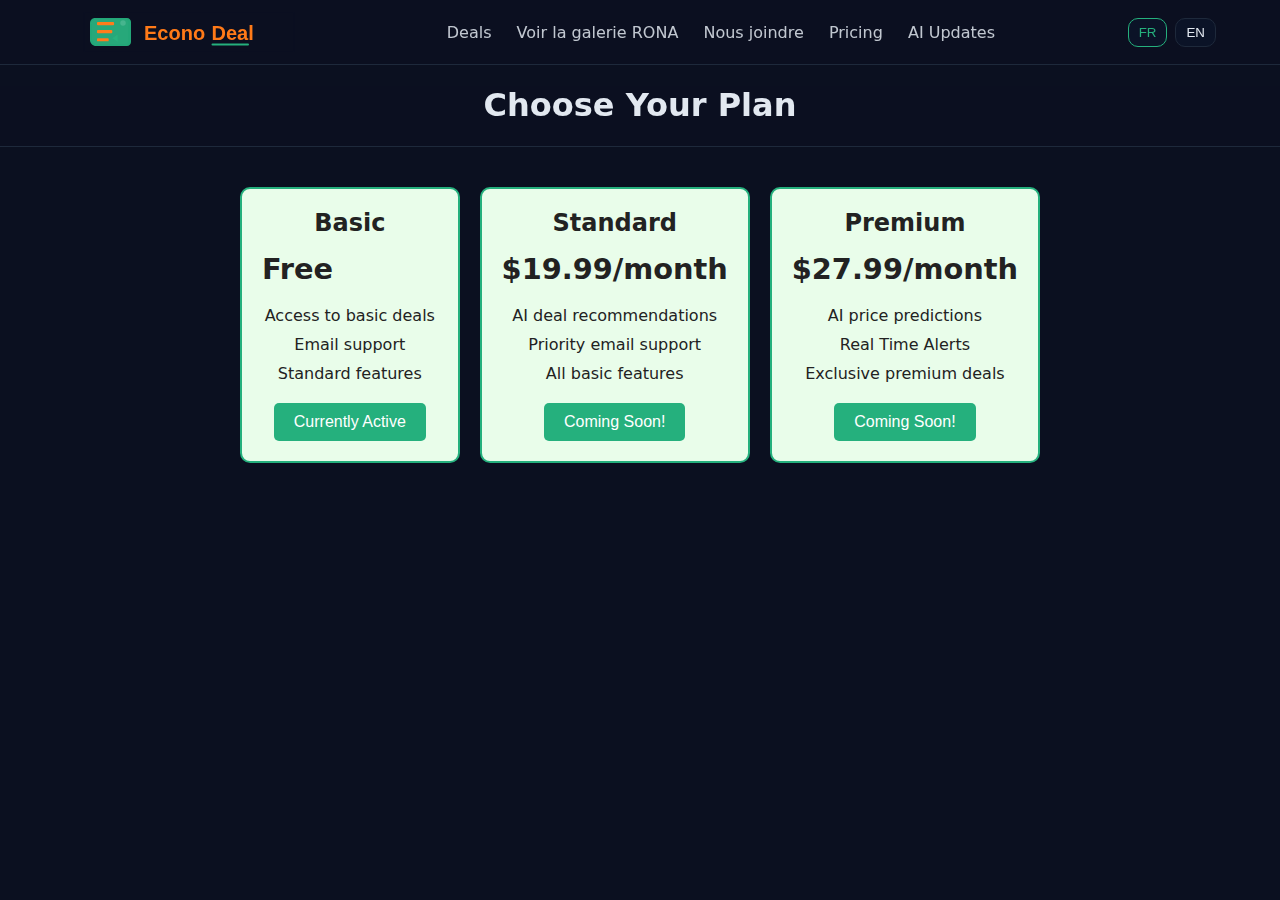
<file: pages/pricing.html>
<!DOCTYPE html>
<html lang="en">
<head>
  <meta charset="UTF-8">
  <meta name="viewport" content="width=device-width, initial-scale=1.0">
  <title>Pricing Plans | EconoDeal</title>
  <link rel="stylesheet" href="../assets/css/style.css">
</head>
<header>
  <div class="nav container">
    <div class="brand">
      <img src="../logo.svg" alt="EconoDeal" width="250" height="40">
    </div>
    <nav>
      <a href="..">Deals</a>
      <a href="../pages/rona_gallery.html" data-i18n="viewAllRona">Voir la galerie RONA</a>
      <a href="mailto:ocousineau40@gmail.com" data-i18n="contact">Nous joindre</a>
	  <a href="pricing.html">Pricing</a>
	  <a href="updates.html">AI Updates</a>
    </nav>
    <div class="lang">
      <button data-lang="fr" class="active">FR</button>
      <button data-lang="en">EN</button>
    </div>
  </div>
</header>
<body>
  <header>
    <h1 style="text-align: center;">Choose Your Plan</h1>
  </header>

  <main>
<section class="pricing-section">
  <div class="pricing-box featured">
    <h2 style="color:#222;" >Basic</h2>
    <p class="price">Free</p>
    <ul>
      <li>Access to basic deals</li>
      <li>Email support</li>
      <li>Standard features</li>
    </ul>
    <button>Currently Active</button>
  </div>

  <div class="pricing-box featured">
    <h2 style="color:#222;">Standard</h2>
    <p class="price" >$19.99/month</p>
    <ul>
      <li>AI deal recommendations</li>
      <li>Priority email support</li>
      <li>All basic features</li>
    </ul>
    <button>Coming Soon!</button>
  </div>

  <div class="pricing-box featured">
    <h2 style="color:#222;">Premium</h2>
    <p class="price">$27.99/month</p>
    <ul>
      <li>AI price predictions</li>
      <li>Real Time Alerts</li>
      <li>Exclusive premium deals</li>
    </ul>
    <button>Coming Soon!</button>
  </div>
</section>
  </main>
</body>
</html>
</file>
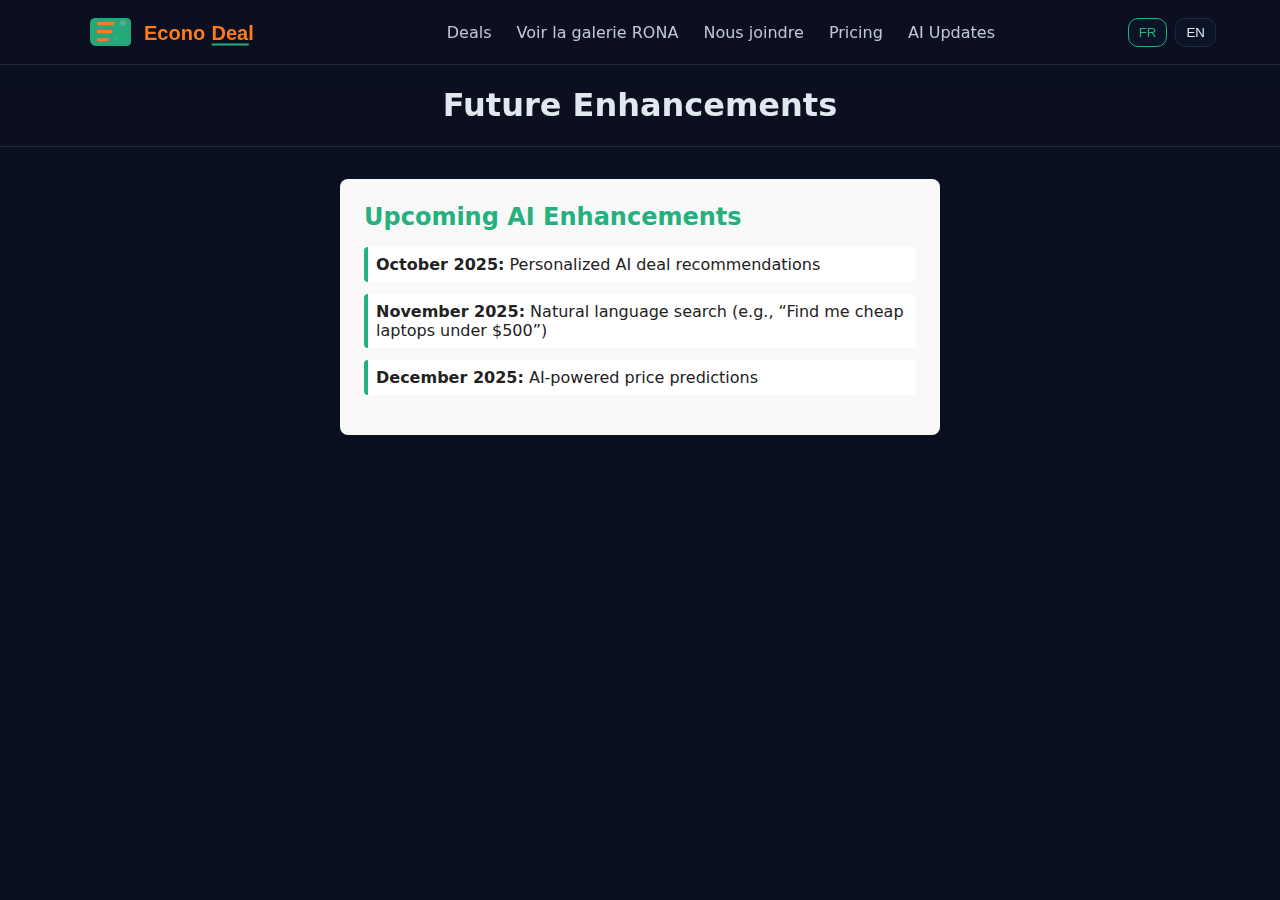
<file: pages/updates.html>
<!DOCTYPE html>
<html lang="en">
<head>
  <meta charset="UTF-8">
  <meta name="viewport" content="width=device-width, initial-scale=1.0">
  <title>AI Updates | EconoDeal</title>
  <link rel="stylesheet" href="../assets/css/style.css">
</head>
<header>
  <div class="nav container">
    <div class="brand">
      <img src="../logo.svg" alt="EconoDeal" width="250" height="40">
    </div>
    <nav>
      <a href="#deals">Deals</a>
      <a href="../rona_gallery.html" data-i18n="viewAllRona">Voir la galerie RONA</a>
      <a href="mailto:ocousineau40@gmail.com" data-i18n="contact">Nous joindre</a>
	  <a href="pricing.html">Pricing</a>
	  <a href="updates.html">AI Updates</a>
    </nav>
    <div class="lang">
      <button data-lang="fr" class="active">FR</button>
      <button data-lang="en">EN</button>
    </div>
  </div>
</header>
<body>
  <header>
    <h1 style="text-align: center;">Future Enhancements</h1>
  </header>

  <main>
    <section class="updates">
      <h2>Upcoming AI Enhancements</h2>
      <ul>
		<li style="color:#222;"><strong>October 2025:</strong> Personalized AI deal recommendations</li>
		<li style="color:#222;"><strong>November 2025:</strong> Natural language search (e.g., “Find me cheap laptops under $500”)</li>
		<li style="color:#222;"><strong>December 2025:</strong> AI-powered price predictions</li>

      </ul>
    </section>
  </main>
</body>
</html>
</file>
<file: assets/css/style.css>
:root{
  --bg:#0b1020;--card:#0f172a;--muted:#94a3b8;--fg:#e2e8f0;--brand:#25b07d;--brand2:#7dd3fc;--border:#1e293b;
}
*{box-sizing:border-box}
html,body{margin:0;padding:0}
body{font-family:system-ui,-apple-system,Segoe UI,Roboto,Ubuntu,Helvetica,Arial,sans-serif;background:var(--bg);color:var(--fg)}
.container{max-width:1200px;margin:0 auto;padding:24px}
header{position:sticky;top:0;background:rgba(11,16,32,.9);backdrop-filter:blur(8px);border-bottom:1px solid var(--border);z-index:20}
.nav{display:flex;align-items:center;justify-content:space-between;padding:12px 24px}
.brand{display:flex;gap:12px;align-items:center}
.brand h1{font-size:18px;margin:0;color:var(--fg)}
nav a{color:var(--fg);text-decoration:none;margin:0 10px;opacity:.85}
nav a:hover{opacity:1}
.lang{display:flex;gap:8px}
.lang button{background:#0b1327;color:var(--fg);border:1px solid var(--border);padding:6px 10px;border-radius:10px;cursor:pointer}
.lang button.active{border-color:var(--brand);color:var(--brand)}
.hero{display:grid;grid-template-columns:1.2fr .8fr;gap:24px;padding:40px 24px}
.hero .card{background:linear-gradient(180deg,#0b1327,#0b1020);border:1px solid var(--border);border-radius:16px;padding:24px}
h2{margin:0 0 8px 0}
p.sub{color:var(--muted);margin:0 0 16px 0}
.controls{display:flex;flex-wrap:wrap;gap:10px;margin:16px 0}
.controls input,.controls select{background:#0b1327;border:1px solid var(--border);color:var(--fg);padding:10px 12px;border-radius:12px;outline:0}
.grid{display:grid;grid-template-columns:repeat(auto-fill,minmax(240px,1fr));gap:16px}
.card{background:var(--card);border:1px solid var(--border);border-radius:16px;overflow:hidden;position:relative}
.pic{display:block;height:180px;background:#0b1327;overflow:hidden;text-align:center}
.pic img{width:100%;height:100%;object-fit:contain;display:block}
.tag{position:absolute;top:10px;left:10px;background:var(--brand);color:#06291e;padding:4px 8px;border-radius:999px;font-size:12px;font-weight:700}
.info{padding:12px}
.title{font-size:14px;margin:0 0 6px 0;line-height:1.4}
.price{display:flex;align-items:baseline;gap:8px}
.sale{font-weight:800;color:var(--brand)}
.reg{text-decoration:line-through;opacity:.6}
.meta{display:flex;gap:8px;flex-wrap:wrap;margin-top:8px;color:var(--muted);font-size:12px}
.actions{display:flex;gap:8px;margin-top:10px}
.actions a{flex:1;text-align:center;text-decoration:none;background:#0b1327;border:1px solid var(--border);color:var(--fg);padding:8px;border-radius:10px;font-size:13px}
.actions a:hover{border-color:var(--brand)}
.section{padding:40px 24px}
.section h3{margin:0 0 12px 0}
.badge{display:inline-block;background:#0b1327;border:1px solid var(--border);padding:4px 8px;border-radius:8px;margin:4px;color:var(--muted);font-size:12px}
footer{border-top:1px solid var(--border);padding:24px;text-align:center;color:var(--muted)}
@media(max-width:900px){.hero{grid-template-columns:1fr}}
/* Shared nav active state */
nav a.active {
  font-weight: bold;
  color: #25b07d;
  border-bottom: 2px solid #25b07d;
}

/* Updates page */
.updates {
  max-width: 600px;
  margin: 2rem auto;
  padding: 1.5rem;
  background: #f9f9f9;
  border-radius: 8px;
  box-shadow: 0 2px 6px rgba(0,0,0,0.1);
}

.updates h2 {
  margin-bottom: 1rem;
  color: #25b07d;
}

.updates ul {
  list-style: none;
  padding: 0;
}

.updates li {
  margin: 0.75rem 0;
  padding: 0.5rem;
  border-left: 4px solid #25b07d;
  background: #fff;
  border-radius: 4px;
}

/* Premium button */
.premium-btn {
  background: #ff9800;
  color: #fff;
}

.updates-page {
  color: #222;              /* Dark text */
  font-size: 1rem;          /* Normal size */
  line-height: 1.6;         /* Good readability */
}

.updates-page h1, 
.updates-page h2 {
  color: #111;              /* Even darker for headings */
  font-weight: bold;
}

.pricing-section {
  display: flex;
  justify-content: center;
  gap: 20px;
  margin: 40px auto;
  max-width: 800px;
}

.pricing-box {
  flex: 1;
  background: #e9fdea;
  border: 2px solid #ddd;
  border-radius: 10px;
  text-align: center;
  padding: 20px;
  transition: transform 0.2s, box-shadow 0.2s;
}

.pricing-box:hover {
  transform: translateY();
  box-shadow: 5px 5px 5px 5px rgba(155, 185, 130, 0.822);
}

.pricing-box h2 {
  margin-bottom: 10px;
  font-size: 1.5rem;
}

.price {
  font-size: 1.8rem;
  font-weight: bold;
  margin: 15px 0;
  color: #222;
}

.pricing-box ul {
  list-style: none;
  padding: 0;
  margin: 20px 0;
}

.pricing-box li {
  margin: 10px 0;
  color: #222;
}

.pricing-box button {
  background: #25b07d; 
  color: #fff;
  border: none;
  padding: 10px 20px;
  font-size: 1rem;
  border-radius: 5px;
  cursor: pointer;
  transition: background 0.5s;
}

.pricing-box button:hover {
  background: #25b07d;
}

.featured {
  border-color: #25b07d;
  transform: scale(1);
}
</file>
